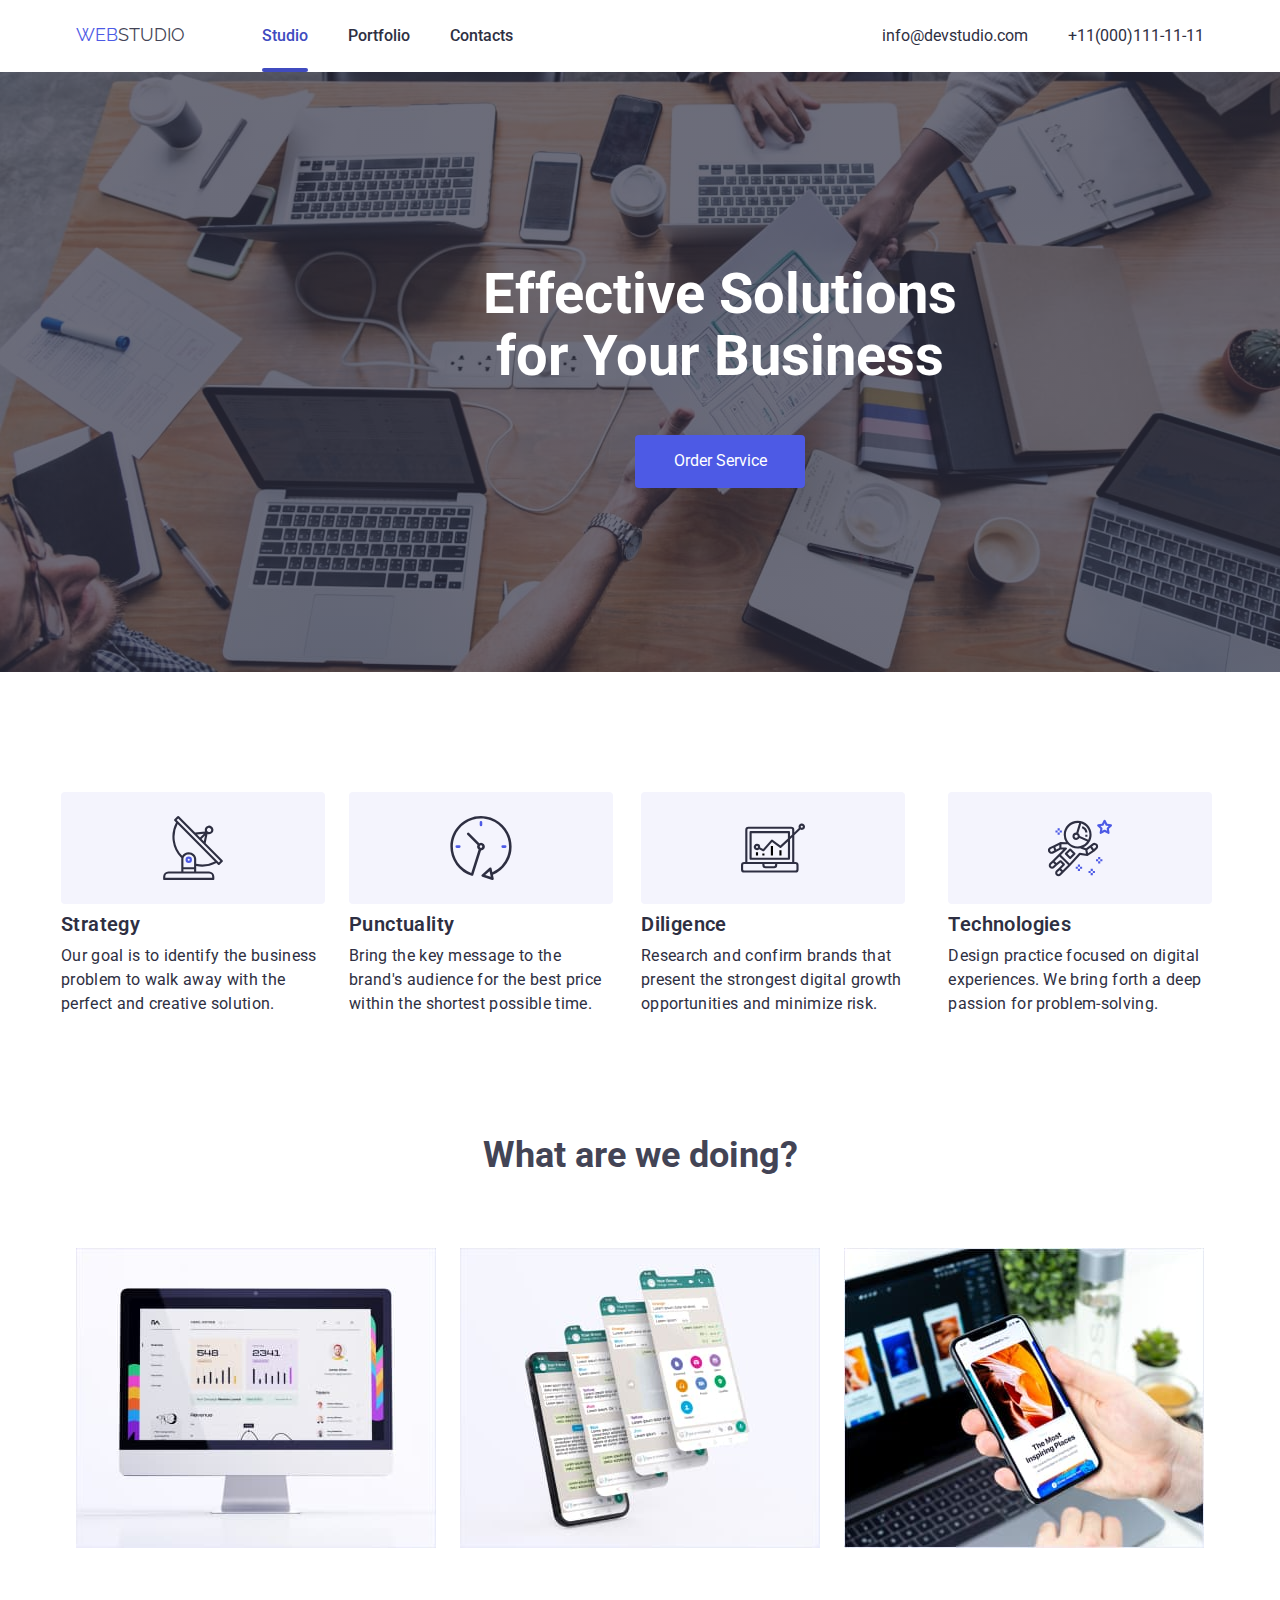
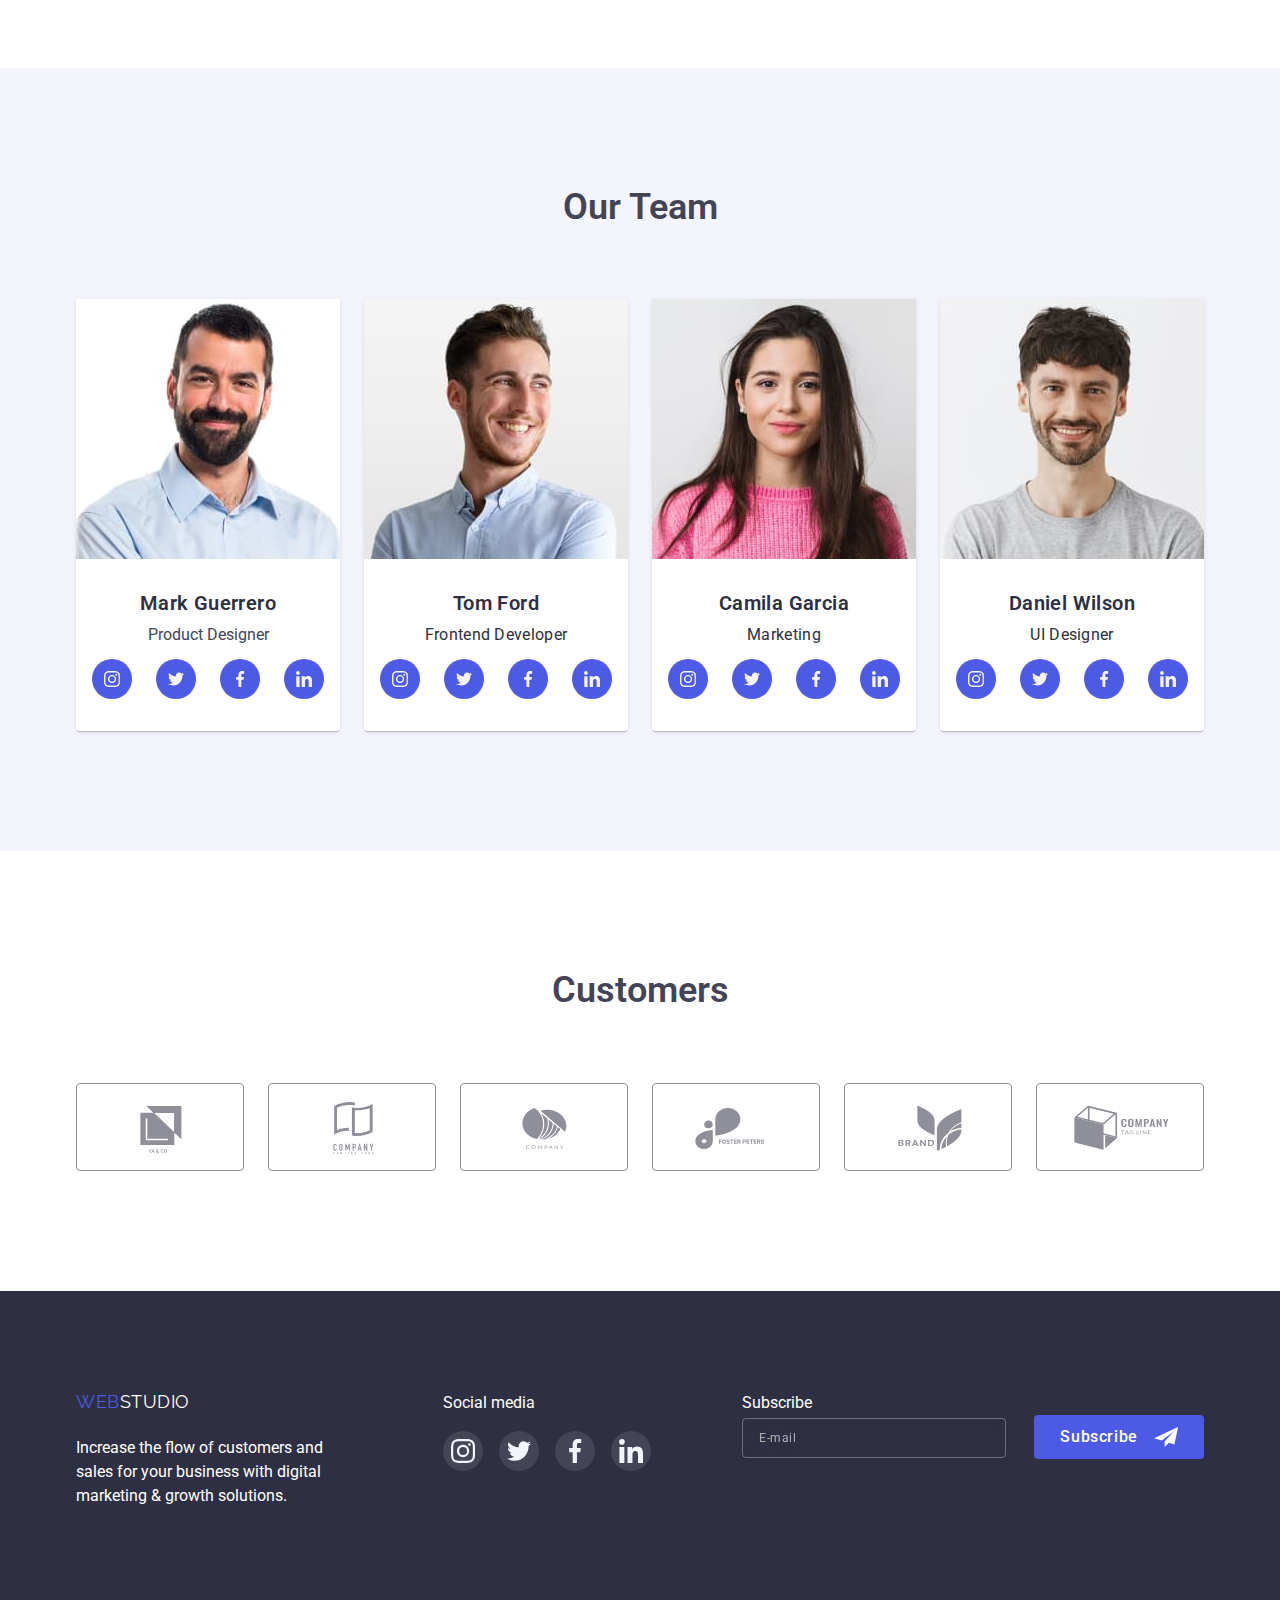
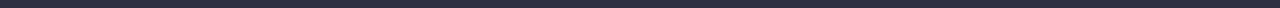
<file: index.html>
<!DOCTYPE html>
<html lang="en">

<head>
    <meta charset="UTF-8">
    <meta http-equiv="X-UA-Compatible" content="IE=edge">
    <meta name="viewport" content="width=device-width, initial-scale=1.0">
    <link rel="preconnect" href="https://fonts.googleapis.com">
    <link rel="preconnect" href="https://fonts.gstatic.com" crossorigin>
    <link
        href="https://fonts.googleapis.com/css2?family=Raleway:wght@800&family=Roboto:wght@400;500;700;900&display=swap"
        rel="stylesheet">
    <link rel="stylesheet"
        href="https://cdnjs.cloudflare.com/ajax/libs/modern-normalize/1.1.0/modern-normalize.min.css" />
    <link rel="stylesheet" href="./css/styles.css">
    <title>Cтудія</title>
</head>

<body>
    <!-- header -->

    <header class="top-line">

        <!-- webstudio -->
        <div class="container header_container">

            <a class="link logo" href="./index.html"><span class="web">WEB</span><span class="studio">STUDIO</span></a>

            <!-- navigation -->

            <nav class="navinline">

                <ul class="navigation-list list">
                    <li class="nav-list-item">
                        <a class="link nav-link active" href="./index.html"><span class="nav-item">Studio</span></a>
                    </li>
                    <li class="nav-list-item">
                        <a class="link nav-link" href="./porfolio.html"><span class="nav-item">Portfolio</span></a>
                    </li>
                    <li class="nav-list-item">
                        <a class="link nav-link" href="/"><span class="nav-item">Contacts</span></a>
                    </li>
                </ul>
            </nav>

            <!-- adress -->

            <ul class="list adress-list">
                <li class="adress-list-item">
                    <a class="link adress-link" href="mailto:info@devstudio.com"><span
                            class="e-mail">info@devstudio.com</span></a>
                </li>
                <li class="adress-list-item">
                    <a class="link adress-link" href="tel:+11(000)1111111"><span
                            class="tel">+11(000)111-11-11</span></a>
                </li>

            </ul>

        </div>


    </header>

    <main>

        <!-- hero -->

        <section class="studio-hero overlay">
            <div class="container">
                <h1 class="studio-hero-header">
                    Effective Solutions <br> for Your Business
                </h1>
                <button data-modal-open type="button" class="button-order-service">
                    Order Service
                </button>
            </div>

            <div data-modal class="backdrop is-hidden">
                <div class="modal">
                    <button data-modal-close type="button" class="modal-button-closer">
                        <svg class="cross">
                            <use href="./img/upd_symbol.svg#icon_cross"></use>
                        </svg>
                    </button>

                    <form class="form">
                        <b class="modal-header">Leave your contact and we will call you back</b>
                        <div class="field_group">
                            <div class="form_field">
                                <label for="name" class="form_label">Name</label>
                                <div class="input-field">
                                    <input type="text" id="name" name="User_name" class="form_input">
                                    <svg class="icon_person">
                                        <use href="./img/svgomg icons/upd_symbol.svg#icon_person"></use>
                                    </svg>
                                </div>
                            </div>
                            <div class="form_field">
                                <label for="tel" class="form_label">Phone</label>
                                <div class="input-field">
                                    <input type="tel" id="tel" name="User_phone" class="form_input">
                                    <svg class="icon_tel">
                                        <use href="./img/svgomg icons/upd_symbol.svg#icon_tel"></use>
                                    </svg>
                                </div>
                            </div>
                            <div class="form_field">
                                <label for="email" class="form_label">Email</label>
                                <div class="input-field">
                                    <input type="email" id="email" name="User_email" class="form_input">
                                    <svg class="icon_mail">
                                        <use href="./img/svgomg icons/upd_symbol.svg#icon_mail"></use>
                                    </svg>
                                </div>
                            </div>
                            <div class="form_field">
                                <label for="textarea" class="form_label">Comment</label>
                                <textarea name="Comment" id="textarea" placeholder="Input text"
                                    class="form_comment"></textarea>
                            </div>
                            <div class="form_field_check">
                                <input type="checkbox" name="agreement" value="" id="agreement" class="check__input">
                                <span class="check__box"></span>
                                <label for="agreement" class="policy_label">I accept
                                    the terms and conditions of the <a href="#">Privacy Policy</a></label>
                            </div>
                        </div>
                        <button type="submit" class="send__btn">Send</button>
                    </form>
                </div>

            </div>
        </section>


        <!-- features -->
        <section class="section-features">
            <div class="container">

                <h2 class="invisible-header">features
                </h2>
                <ul class="list feature-list">

                    <li class="feature-list-item">
                        <div class="feature-img">
                            <svg class="icon-feature">
                                <use href="./img/symbol_svg.svg#icon_antenna"></use>
                            </svg>
                        </div>
                        <h3 class="list-header">Strategy</h3>
                        <p class="list-text">Our goal is to identify the business
                            problem to walk away with the perfect and creative solution. </p>
                    </li>
                    <li class="feature-list-item icon-clock">
                        <div class="feature-img">
                            <svg class="icon-feature">
                                <use href="./img/symbol_svg.svg#icon_clock"></use>
                            </svg>
                        </div>
                        <h3 class="list-header">Punctuality</h3>
                        <p class="list-text">Bring the key message to the brand's audience for the best price within the
                            shortest possible
                            time.</p>
                    </li>
                    <li class="feature-list-item icon-diagram">
                        <div class="feature-img">
                            <svg class="icon-feature">
                                <use href="./img/symbol_svg.svg#icon_diagram"></use>
                            </svg>
                        </div>
                        <h3 class="list-header">Diligence</h3>
                        <p class="list-text">Research and confirm brands that present the strongest digital growth
                            opportunities and minimize
                            risk.</p>
                    </li>
                    <li class="feature-list-item icon-astronaut">
                        <div class="feature-img">
                            <svg class="icon-feature">
                                <use href="./img/symbol_svg.svg#icon_astronaut"></use>
                            </svg>
                        </div>
                        <h3 class="list-header">Technologies</h3>
                        <p class="list-text">Design practice focused on digital experiences. We bring forth a deep
                            passion
                            for
                            problem-solving.</p>
                    </li>
                </ul>
            </div>

        </section>

        <section class="section-what">
            <div class="container">
                <h3 class="what-text">What are we doing?</h3>
                <ul class="list what-list">
                    <li class="what-list-item">
                        <img src="./img/image_1.jpg" alt="PC app" width="360">
                    </li>
                    <li class="what-list-item">
                        <img src="./img/image_2.jpg" alt="Mobile app" width="360">
                    </li>
                    <li class="what-list-item">
                        <img src="./img/image_3.jpg" alt="Crossplatform app" width="360">
                    </li>
                </ul>
            </div>

        </section>

        <section class="our-team">
            <div class="container">
                <h2 class="our-team-text">Our Team</h2>
                <ul class="list team-list">
                    <li class="team-member">
                        <img src="./img/Mark_photo.jpg" alt="Photo of Mark Guerrero" width="264">
                        <div class="team-content">
                            <h3 class="list-header">Mark Guerrero</h3>
                            <p class="list-item">Product Designer</p>

                            <ul class="list team-sm-list">
                                <li class="team-sm-list-item"><a href="#" class="team-sm-link"><svg
                                            class="team-link-icon">
                                            <use href="./img/symbol_svg.svg#icon_instagram"></use>
                                        </svg></a>
                                </li>
                                <li class="team-sm-list-item"><a href="#" class="team-sm-link"><svg
                                            class="team-link-icon">
                                            <use href="./img/symbol_svg.svg#icon_twitter"></use>
                                        </svg></a>
                                </li>
                                <li class="team-sm-list-item"><a href="#" class="team-sm-link"><svg
                                            class="team-link-icon">
                                            <use href="./img/symbol_svg.svg#icon_facebook"></use>
                                        </svg></a>
                                </li>
                                <li class="team-sm-list-item"><a href="#" class="team-sm-link"><svg
                                            class="team-link-icon">
                                            <use href="./img/symbol_svg.svg#icon_linkedin"></use>
                                        </svg></a>
                                </li>
                            </ul>

                        </div>
                    </li>
                    <li class="team-member">
                        <img src="./img/Tom_photo.jpg" alt="Photo of Tom Ford" width="264">
                        <div class="team-content">
                            <h3 class="list-header">Tom Ford</h3>
                            <p class="list-text">Frontend Developer</p>
                            <ul class="list team-sm-list">
                                <li class="team-sm-list-item"><a href="#" class="team-sm-link"><svg
                                            class="team-link-icon">
                                            <use href="./img/symbol_svg.svg#icon_instagram"></use>
                                        </svg></a>
                                </li>
                                <li class="team-sm-list-item"><a href="#" class="team-sm-link"><svg
                                            class="team-link-icon">
                                            <use href="./img/symbol_svg.svg#icon_twitter"></use>
                                        </svg></a>
                                </li>
                                <li class="team-sm-list-item"><a href="#" class="team-sm-link"><svg
                                            class="team-link-icon">
                                            <use href="./img/symbol_svg.svg#icon_facebook"></use>
                                        </svg></a>
                                </li>
                                <li class="team-sm-list-item"><a href="#" class="team-sm-link"><svg
                                            class="team-link-icon">
                                            <use href="./img/symbol_svg.svg#icon_linkedin"></use>
                                        </svg></a>
                                </li>
                        </div>
                    </li>
                    <li class="team-member">
                        <img src="./img/Camilia_photo.jpg" alt="Photo of Camila Garcia" width="264">
                        <div class="team-content">
                            <h3 class="list-header">Camila Garcia</h3>
                            <p class="list-text">Marketing</p>
                            <ul class="list team-sm-list">
                                <li class="team-sm-list-item"><a href="#" class="team-sm-link"><svg
                                            class="team-link-icon">
                                            <use href="./img/symbol_svg.svg#icon_instagram"></use>
                                        </svg></a>
                                </li>
                                <li class="team-sm-list-item"><a href="#" class="team-sm-link"><svg
                                            class="team-link-icon">
                                            <use href="./img/symbol_svg.svg#icon_twitter"></use>
                                        </svg></a>
                                </li>
                                <li class="team-sm-list-item"><a href="#" class="team-sm-link"><svg
                                            class="team-link-icon">
                                            <use href="./img/symbol_svg.svg#icon_facebook"></use>
                                        </svg></a>
                                </li>
                                <li class="team-sm-list-item"><a href="#" class="team-sm-link"><svg
                                            class="team-link-icon">
                                            <use href="./img/symbol_svg.svg#icon_linkedin"></use>
                                        </svg></a>
                                </li>
                        </div>
                    </li>
                    <li class="team-member">
                        <img src="./img/Daniel_photo.jpg" alt="Photo of Daniel Wilson" width="264">
                        <div class="team-content">
                            <h3 class="list-header">Daniel Wilson</h3>
                            <p class="list-text">UI Designer</p>
                            <ul class="list team-sm-list">
                                <li class="team-sm-list-item"><a href="#" class="team-sm-link"><svg
                                            class="team-link-icon">
                                            <use href="./img/symbol_svg.svg#icon_instagram"></use>
                                        </svg></a>
                                </li>
                                <li class="team-sm-list-item"><a href="#" class="team-sm-link"><svg
                                            class="team-link-icon">
                                            <use href="./img/symbol_svg.svg#icon_twitter"></use>
                                        </svg></a>
                                </li>
                                <li class="team-sm-list-item"><a href="#" class="team-sm-link"><svg
                                            class="team-link-icon">
                                            <use href="./img/symbol_svg.svg#icon_facebook"></use>
                                        </svg></a>
                                </li>
                                <li class="team-sm-list-item"><a href="#" class="team-sm-link"><svg
                                            class="team-link-icon">
                                            <use href="./img/symbol_svg.svg#icon_linkedin"></use>
                                        </svg></a>
                                </li>
                        </div>
                    </li>
                </ul>
            </div>
        </section>
        <!-- Customers -->
        <section class="customers">
            <div class="container">
                <h2 class="customers-title">Customers</h2>
                <ul class="list customers-list">
                    <li class="customers-item">
                        <a href="#" class="link customers_link">
                            <svg class="cth">
                                <use href="./img/upd_symbol.svg#icon_company_1">
                                </use>
                            </svg>
                        </a>
                    </li>
                    <li class="customers-item"><a href="#" class="link customers_link">
                            <svg class="cth">
                                <use href="./img/symbol_svg.svg#icon_company_2"></use>
                            </svg>
                        </a></li>
                    <li class="customers-item"><a href="#" class="link customers_link">
                            <svg class="cth">
                                <use href="./img/symbol_svg.svg#icon_company_3"></use>
                            </svg>
                        </a></li>
                    <li class="customers-item"><a href="#" class="link customers_link">
                            <svg class="cth">
                                <use href="./img/symbol_svg.svg#icon_company_4"></use>
                            </svg>
                        </a></li>
                    <li class="customers-item"><a href="#" class="link customers_link">
                            <svg class="cth">
                                <use href="./img/symbol_svg.svg#icon_company_5"></use>
                            </svg>
                        </a></li>
                    <li class="customers-item"><a href="#" class="link customers_link">
                            <svg class="cth">
                                <use href="./img/symbol_svg.svg#icon_company_6 "></use>
                            </svg>
                        </a></li>
                </ul>
            </div>
        </section>

    </main>

    <footer class="logo-link-footer">
        <section class="footer-info container">
            <div class=" footer-content">
                <a class="link logo logo-footer" href="./index.html"><span class="web">WEB</span><span
                        class="studiofooter">STUDIO</span></a>
                <p class="footer-paragraph">Increase the flow of customers and <br> sales for your business with digital
                    <br> marketing & growth solutions.
                </p>
            </div>
            <div class="footer-social-media">
                <p class="footer-list-title">Social media</p>
                <ul class="list footer-sm-list">
                    <li class="list footer-sm-item"><a href="#" class="footer-sm-link link">
                            <svg class="icon-footer">
                                <use href="./img/symbol_svg.svg#icon_instagram"></use>
                            </svg>
                        </a></li>
                    <li class="list footer-sm-item"><a href="#" class="footer-sm-link link"><svg class="icon-footer">
                                <use href="./img/symbol_svg.svg#icon_twitter"></use>
                            </svg></a></li>
                    <li class="list footer-sm-item"><a href="#" class="footer-sm-link link"><svg class="icon-footer">
                                <use href="./img/symbol_svg.svg#icon_facebook"></use>
                            </svg></a></li>
                    <li class="list footer-sm-item"><a href="#" class="footer-sm-link link"><svg class="icon-footer">
                                <use href="./img/symbol_svg.svg#icon_linkedin"></use>
                            </svg></a></li>
                </ul>
            </div>
            <div class="box-subscribe">
                <p class="footer-header">Subscribe</p>
                <form>
                    <input class="input-email" type="email" name="subscribe" placeholder="E-mail" />
                    <button class="button-subscribe" type="submit">Subscribe
                        <svg class="subscribe-icon">
                            <use href="./img/symbol-upd-2.svg#icon_send"></use>
                        </svg>
                    </button>
                </form>
            </div>
        </section>



    </footer>

    <script src="./js/modal.js"></script>

</body>

</html>
</file>
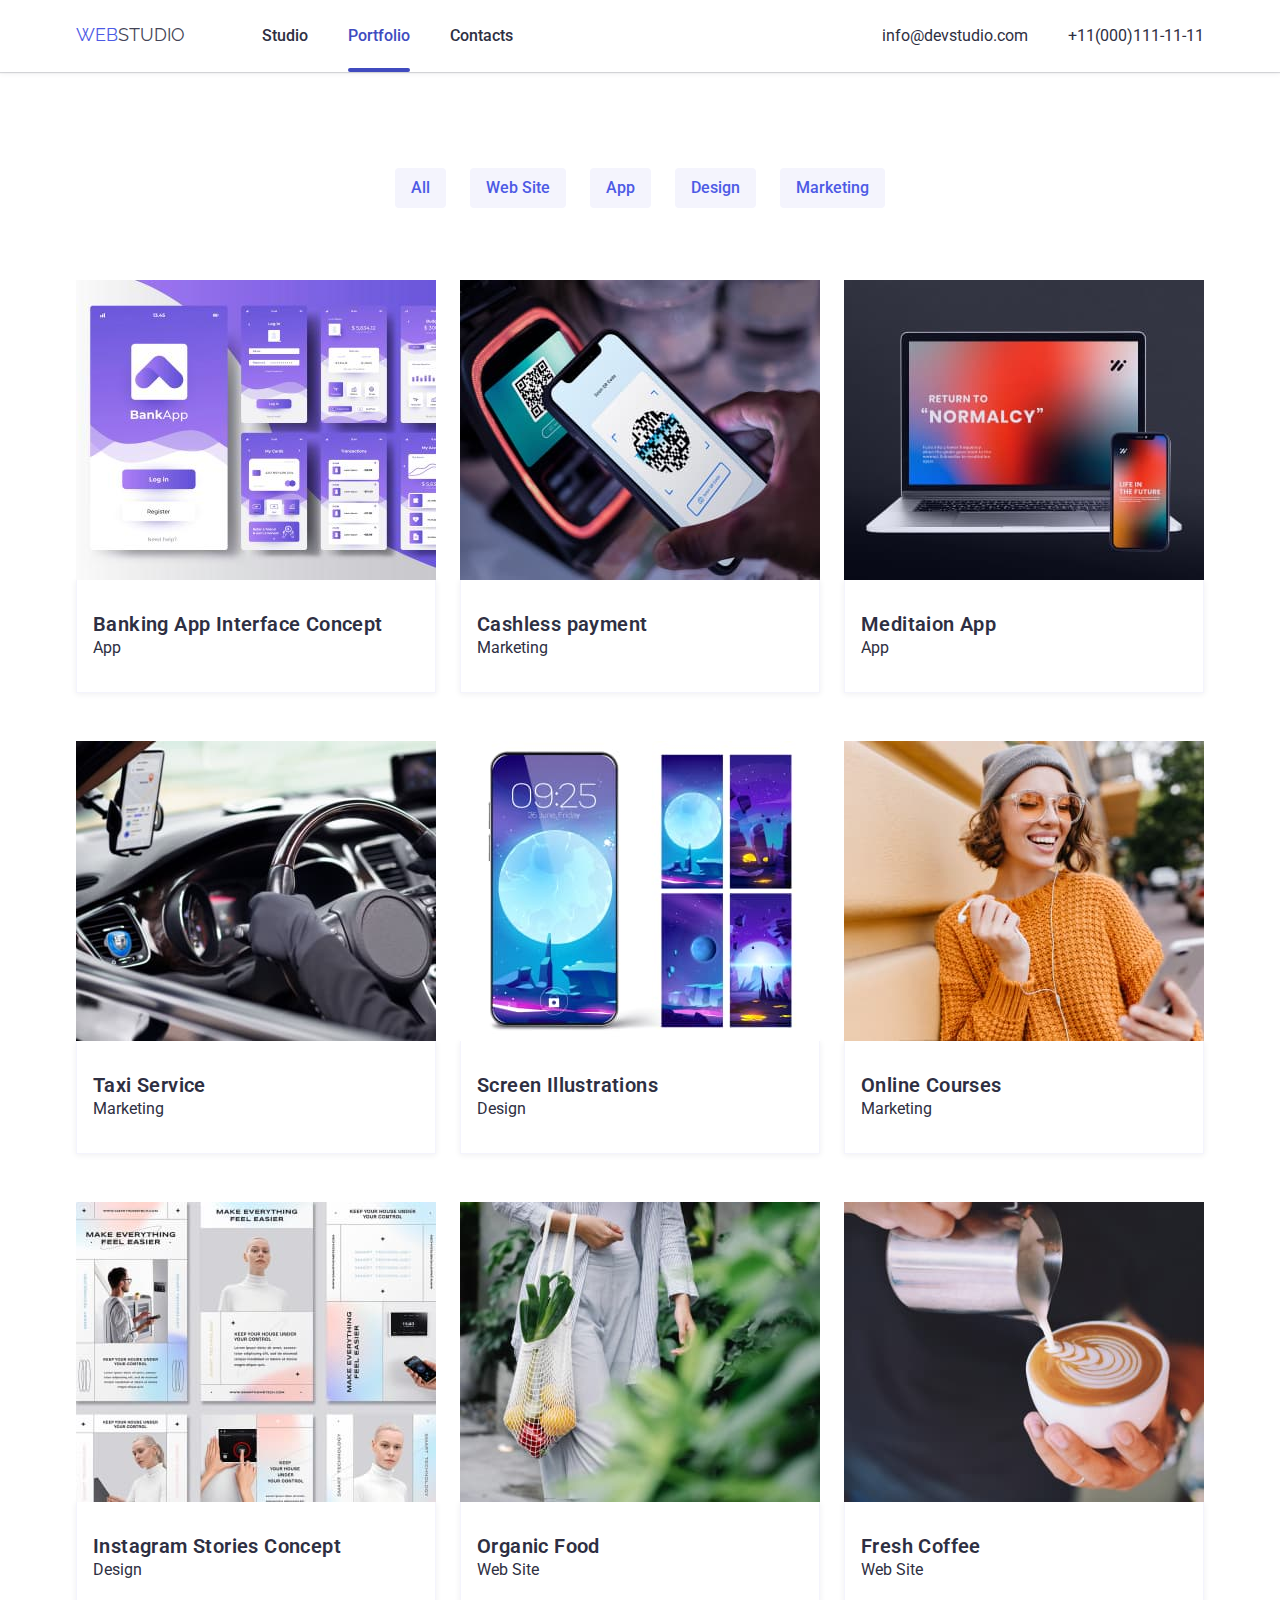
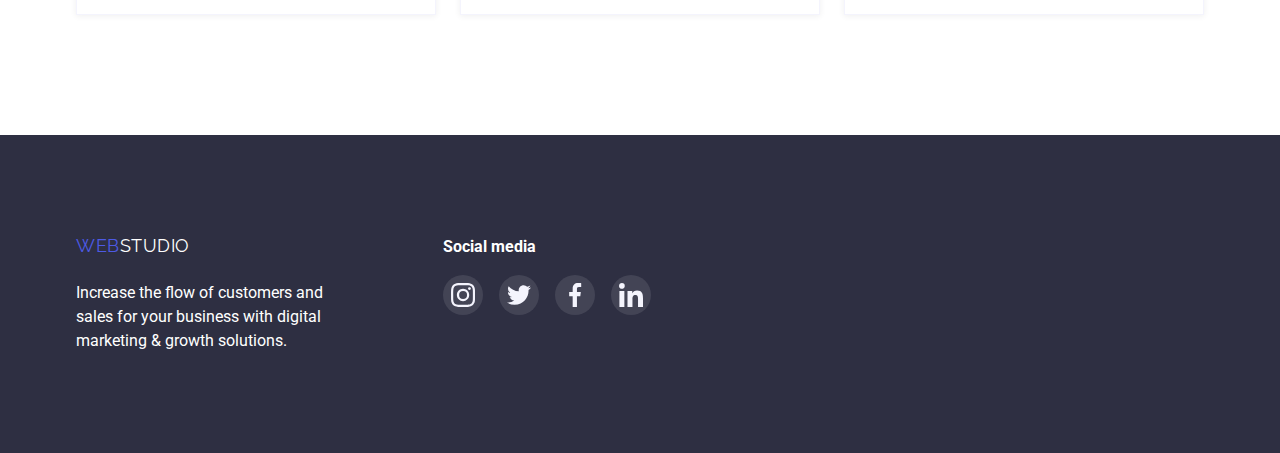
<file: porfolio.html>
<!DOCTYPE html>
<html lang="en">



<head>
    <meta charset="UTF-8">
    <meta http-equiv="X-UA-Compatible" content="IE=edge">
    <meta name="viewport" content="width=device-width, initial-scale=1.0">
    <link rel="preconnect" href="https://fonts.googleapis.com">
    <link rel="preconnect" href="https://fonts.gstatic.com" crossorigin>
    <link
        href="https://fonts.googleapis.com/css2?family=Raleway:wght@800&family=Roboto:wght@400;500;700;900&display=swap"
        rel="stylesheet">
    <link rel="stylesheet"
        href="https://cdnjs.cloudflare.com/ajax/libs/modern-normalize/1.1.0/modern-normalize.min.css" />
    <link rel="stylesheet" href="./css/styles.css">

    <title>Портфоліо</title>
</head>



<body>


    <header class="top-line-portfolio">

        <!-- webstudio -->
        <div class="container header_container">

            <a class="link logo" href="./index.html"><span class="web">WEB</span><span class="studio">STUDIO</span></a>

            <!-- navigation -->

            <nav class="navinline">

                <ul class="navigation-list list">
                    <li class="nav-list-item">
                        <a class="link nav-link" href="./index.html"><span class="nav-item">Studio</span></a>
                    </li>
                    <li class="nav-list-item">
                        <a class="link nav-link active" href="./porfolio.html"><span class="nav-item">Portfolio</span></a>
                    </li>
                    <li class="nav-list-item">
                        <a class="link nav-link" href="/"><span class="nav-item">Contacts</span></a>
                    </li>
                </ul>
            </nav>

            <!-- adress -->

            <ul class="list adress-list">
                <li class="adress-list-item">
                    <a class="link adress-link" href="mailto:info@devstudio.com"><span
                            class="e-mail">info@devstudio.com</span></a>
                </li>
                <li class="adress-list-item">
                    <a class="link adress-link" href="tel:+11(000)1111111"><span
                            class="tel">+11(000)111-11-11</span></a>
                </li>

            </ul>

        </div>


    </header>



    <main>


        <section class="portfolio">
            <div class="container">





                <h1 class="invisible-head-one">Portfolio</h1>
                <!--invisibility by alphachannel? -->

                <ul class="list button-list">

                    <li class="button-item">
                        <button type="button" class="nav-button-all portfolio-button">All</button>
                    </li>
                    <li class="button-item">
                        <button type="button" class="nav-button-web portfolio-button">Web Site</button>
                    </li>
                    <li class="button-item">
                        <button type="button" class="nav-button-app portfolio-button">App</button>
                    </li>
                    <li class="button-item">
                        <button type="button" class="nav-button-design portfolio-button">Design</button>
                    </li>
                    <li class="button-item">
                        <button type="button" class="nav-button-marketing portfolio-button">Marketing</button>
                    </li>
                </ul>




                <ul class="list products-list">

                    <li class="product-list-item">

                        <a class="product-link link" href="#">
                            <div class="card_overlay">
                                <img src="./img/bankingappinterface.jpg" alt="image of different " width="360">

                                <p class="card_overlay_text">Lorem ipsum dolor sit amet, consectetur adipisicing elit.
                                    Iste alias modi asperiores, natus dicta aliquam quasi doloremque temporibus
                                    voluptates, ullam dolorem quas? Obcaecati ipsam impedit praesentium culpa quos!
                                    Laboriosam, aut?</p>
                            </div>
                            <div class="product-content">
                                <h2 class="product-name">Banking App Interface Concept</h2>
                                <p class="product-type">App</p>
                            </div>
                        </a>
                    </li>
                    <li class="product-list-item">
                        <a class="product-link link" href="#">
                            <div class="card_overlay">
                                <img src="./img/cashlesspayment.jpg" alt="cashless payment info" width="360">
                                <p class="card_overlay_text">Lorem ipsum dolor sit amet, consectetur adipisicing elit.
                                    Iste alias modi asperiores, natus dicta aliquam quasi doloremque temporibus
                                    voluptates, ullam dolorem quas? Obcaecati ipsam impedit praesentium culpa quos!
                                    Laboriosam, aut?</p>
                            </div>
                            <div class="product-content">
                                <h2 class="product-name">Cashless payment</h2>
                                <p class="product-type">Marketing</p>
                            </div>
                        </a>
                    </li>
                    <li class="product-list-item">
                        <a class="product-link link" href="#">
                            <div class="card_overlay">
                                <img src="./img/meditaionapp.jpg" alt="image of a laptop with a working app"
                                    width="360">
                                <p class="card_overlay_text">Lorem ipsum dolor sit amet, consectetur adipisicing elit.
                                    Iste alias modi asperiores, natus dicta aliquam quasi doloremque temporibus
                                    voluptates, ullam dolorem quas? Obcaecati ipsam impedit praesentium culpa quos!
                                    Laboriosam, aut?</p>
                            </div>
                            <div class="product-content">
                                <h2 class="product-name">Meditaion App</h2>
                                <p class="product-type">App</p>
                            </div>
                        </a>
                    </li>
                    <li class="product-list-item">
                        <a class="product-link link" href="#">
                            <div class="card_overlay">
                                <img src="./img/taxiservice.jpg" alt="image of a driver holdin steering wheel"
                                    width="360">
                                <p class="card_overlay_text">Lorem ipsum dolor sit amet, consectetur adipisicing elit.
                                    Iste alias modi asperiores, natus dicta aliquam quasi doloremque temporibus
                                    voluptates, ullam dolorem quas? Obcaecati ipsam impedit praesentium culpa quos!
                                    Laboriosam, aut?</p>
                            </div>
                            <div class="product-content">
                                <h2 class="product-name">Taxi Service</h2>
                                <p class="product-type">Marketing</p>
                            </div>
                        </a>
                    </li>
                    <li class="product-list-item">
                        <a class="product-link link" href="#">
                            <div class="card_overlay">
                                <img src="./img/screenillustrations.jpg"
                                    alt="image of a phone with different wallpapers" width="360">
                                <p class="card_overlay_text">Lorem ipsum dolor sit amet, consectetur adipisicing elit.
                                    Iste alias modi asperiores, natus dicta aliquam quasi doloremque temporibus
                                    voluptates, ullam dolorem quas? Obcaecati ipsam impedit praesentium culpa quos!
                                    Laboriosam, aut?</p>
                            </div>
                            <div class="product-content">
                                <h2 class="product-name">Screen Illustrations</h2>
                                <p class="product-type">Design</p>
                            </div>
                        </a>
                    </li>
                    <li class="product-list-item">
                        <a class="product-link link" href="#">
                            <div class="card_overlay">
                                <img src="./img/onlinecourses.jpg" alt="Happy smiling girl looking on a phone screen"
                                    width="360">
                                <p class="card_overlay_text">Lorem ipsum dolor sit amet, consectetur adipisicing elit.
                                    Iste alias modi asperiores, natus dicta aliquam quasi doloremque temporibus
                                    voluptates, ullam dolorem quas? Obcaecati ipsam impedit praesentium culpa quos!
                                    Laboriosam, aut?</p>
                            </div>
                            <div class="product-content">
                                <h2 class="product-name">Online Courses</h2>
                                <p class="product-type">Marketing</p>
                            </div>
                        </a>
                    </li>
                    <li class="product-list-item">
                        <a class="product-link link" href="#">
                            <div class="card_overlay">
                                <img src="./img/instagramstoriesconcept.jpg"
                                    alt="images of different designes of the same page/content" width="360">
                                <p class="card_overlay_text">Lorem ipsum dolor sit amet, consectetur adipisicing elit.
                                    Iste alias modi asperiores, natus dicta aliquam quasi doloremque temporibus
                                    voluptates, ullam dolorem quas? Obcaecati ipsam impedit praesentium culpa quos!
                                    Laboriosam, aut?</p>
                            </div>
                            <div class="product-content">
                                <h2 class="product-name">Instagram Stories Concept</h2>
                                <p class="product-type">Design</p>
                            </div>
                        </a>

                    </li>
                    <li class="product-list-item">
                        <a class="product-link link" href="#">
                            <div class="card_overlay">
                                <img src="./img/organicfood.jpg" alt="image of woman holding vegitables in a string bag"
                                    width="360">
                                <p class="card_overlay_text">Lorem ipsum dolor sit amet, consectetur adipisicing elit.
                                    Iste alias modi asperiores, natus dicta aliquam quasi doloremque temporibus
                                    voluptates, ullam dolorem quas? Obcaecati ipsam impedit praesentium culpa quos!
                                    Laboriosam, aut?</p>
                            </div>
                            <div class="product-content">
                                <h2 class="product-name">Organic Food</h2>
                                <p class="product-type">Web Site</p>
                            </div>
                        </a>
                    </li>
                    <li class="product-list-item">
                        <a class="product-link link" href="#">
                            <div class="card_overlay">
                                <img src="./img/freshcoffee.jpg" alt="image of a cup of latte in a hand of barista"
                                    width="360">
                                <p class="card_overlay_text">Lorem ipsum dolor sit amet, consectetur adipisicing elit.
                                    Iste alias modi asperiores, natus dicta aliquam quasi doloremque temporibus
                                    voluptates, ullam dolorem quas? Obcaecati ipsam impedit praesentium culpa quos!
                                    Laboriosam, aut?</p>
                            </div>
                            <div class="product-content">
                                <h2 class="product-name">Fresh Coffee</h2>
                                <p class="product-type">Web Site</p>
                            </div>
                        </a>
                    </li>
                </ul>
            </div>


        </section>

    </main>



    <footer class="logo-link-footer">
        <section class="footer-info container">
            <div class=" footer-content">
                <a class="link logo logo-footer" href="./index.html"><span class="web">WEB</span><span
                        class="studiofooter">STUDIO</span></a>
                <p class="footer-paragraph">Increase the flow of customers and <br> sales for your business with digital
                    <br> marketing & growth solutions.
                </p>
            </div>
            <div class="footer-social-media">
                <h3 class="footer-list-title">Social media</h3>
                <ul class="list footer-sm-list">
                    <li class="list footer-sm-item"><a href="#" class="footer-sm-link link">
                            <svg class="icon-footer">
                                <use href="./img/symbol_svg.svg#icon_instagram"></use>
                            </svg>
                        </a></li>
                    <li class="list footer-sm-item"><a href="#" class="footer-sm-link link"><svg class="icon-footer">
                                <use href="./img/symbol_svg.svg#icon_twitter"></use>
                            </svg></a></li>
                    <li class="list footer-sm-item"><a href="#" class="footer-sm-link link"><svg class="icon-footer">
                                <use href="./img/symbol_svg.svg#icon_facebook"></use>
                            </svg></a></li>
                    <li class="list footer-sm-item"><a href="#" class="footer-sm-link link"><svg class="icon-footer">
                                <use href="./img/symbol_svg.svg#icon_linkedin"></use>
                            </svg></a></li>
                </ul>
            </div>
        </section>



    </footer>

</body>

</html>
</file>
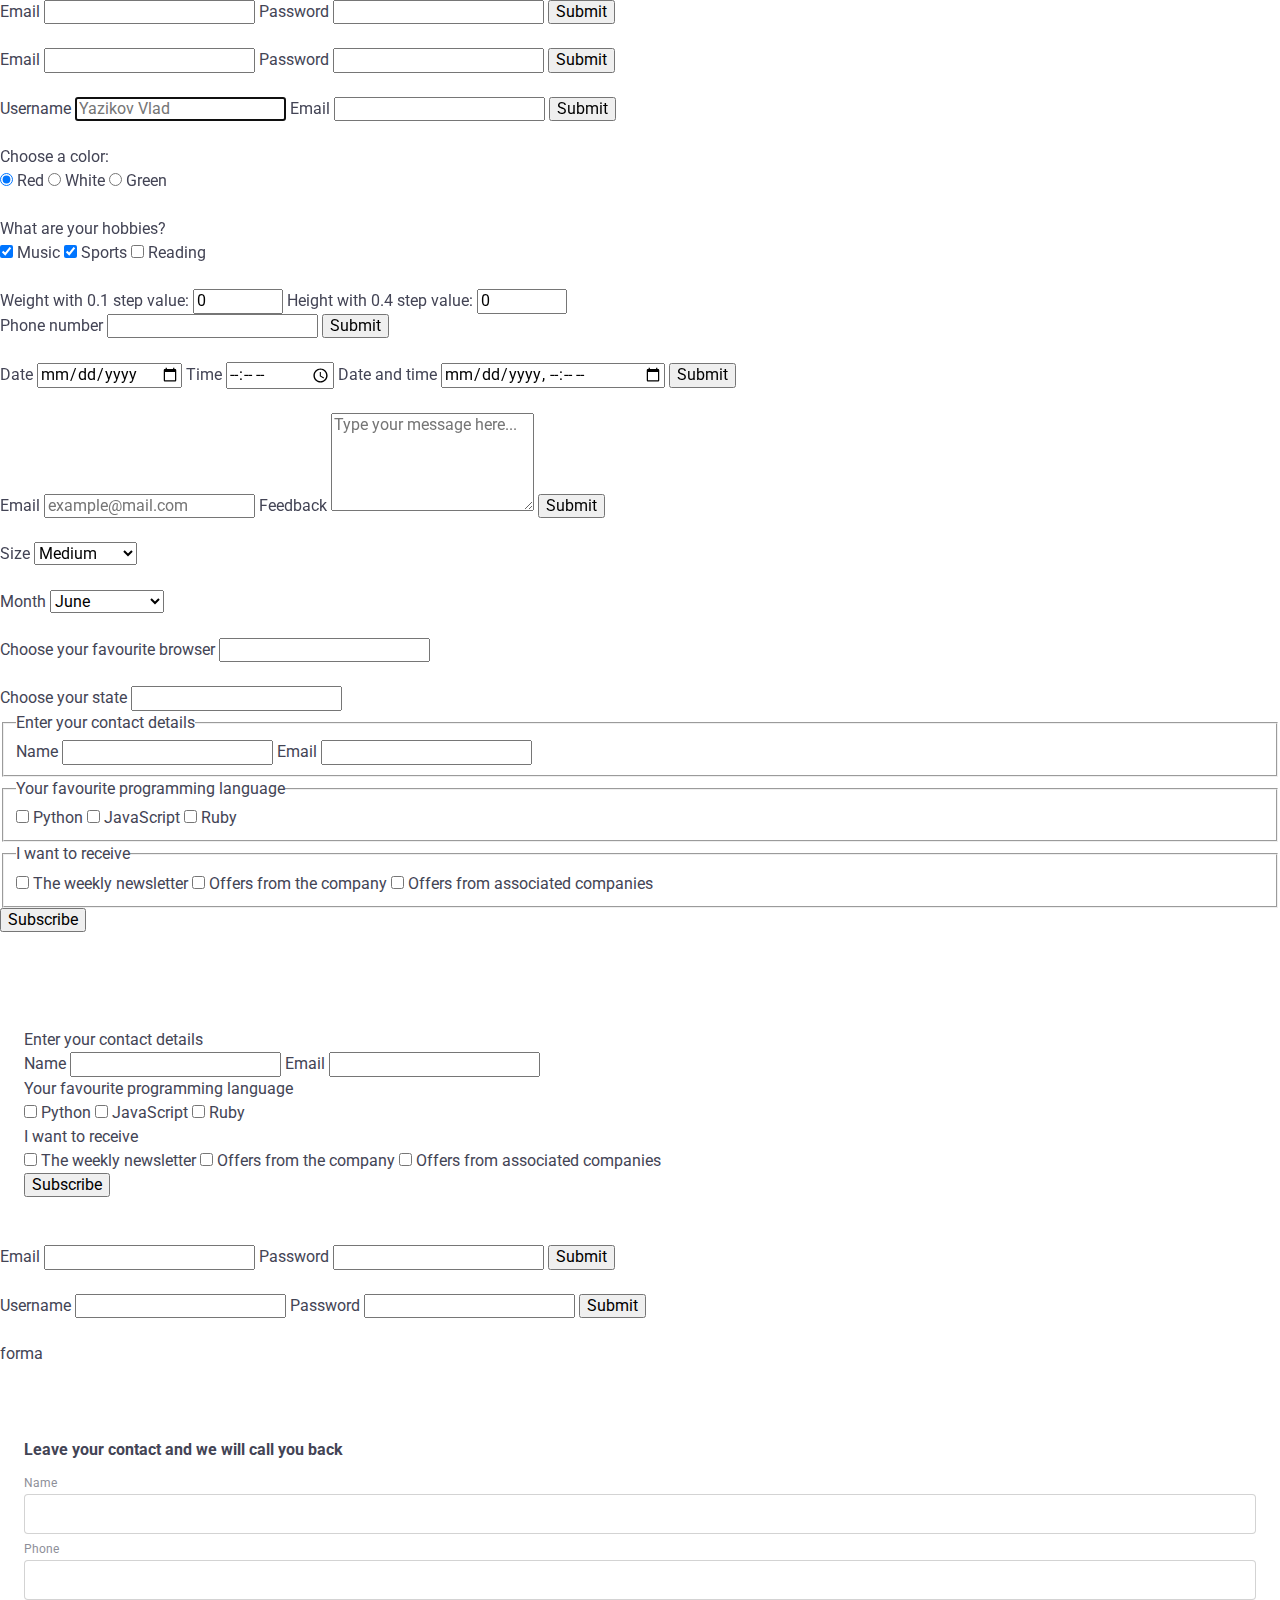
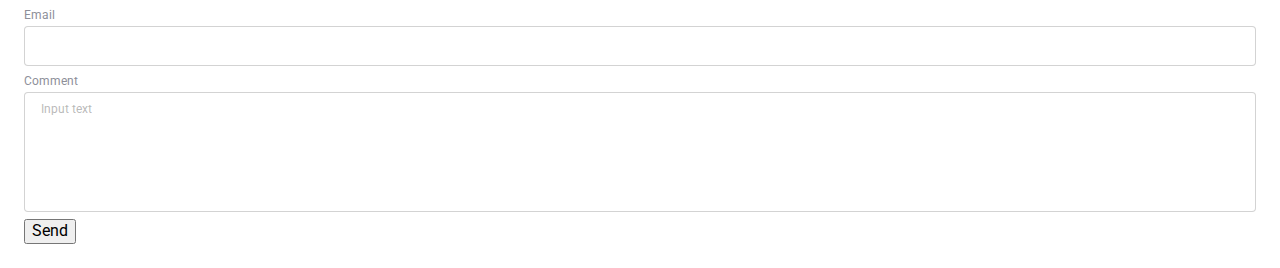
<file: test.html>
<!DOCTYPE html>
<html lang="en">



<head>
    <meta charset="UTF-8">
    <meta http-equiv="X-UA-Compatible" content="IE=edge">
    <meta name="viewport" content="width=device-width, initial-scale=1.0">
    <link rel="preconnect" href="https://fonts.googleapis.com">
    <link rel="preconnect" href="https://fonts.gstatic.com" crossorigin>
    <link
        href="https://fonts.googleapis.com/css2?family=Raleway:wght@800&family=Roboto:wght@400;500;700;900&display=swap"
        rel="stylesheet">
    <link rel="stylesheet"
        href="https://cdnjs.cloudflare.com/ajax/libs/modern-normalize/1.1.0/modern-normalize.min.css" />
    <link rel="stylesheet" href="./css/styles.css">

    <title>test</title>
</head>

<body>

</body>

</html>
<!-- in label -->
<form>
    <label>
        Email
        <input type="email" name="email" />
    </label>

    <label>
        Password
        <input type="password" name="password" />
    </label>

    <button type="submit">Submit</button>
</form>
<!-- not in label -->
<br>
<form>
    <label for="user_email">Email</label>
    <input type="email" name="email" id="user_email" />

    <label for="user_password">Password</label>
    <input type="password" name="password" id="user_password" />

    <button type="submit">Submit</button>
</form>
<!-- autofocus -->
<br>
<form>
    <label>
        Username
        <input type="text" name="username" autofocus placeholder="Yazikov Vlad" />
    </label>
    <label>
        Email
        <input type="email" name="email" />
    </label>
    <button type="submit">Submit</button>
</form>
<!-- radio-button -->
<br>
<form>
    <p>Choose a color:</p>
    <label>
        <input type="radio" name="color" value="red" checked />
        Red
    </label>
    <label>
        <input type="radio" name="color" value="white" />
        White
    </label>
    <label>
        <input type="radio" name="color" value="green" />
        Green
    </label>
</form>
<!-- checkbox -->
<br>
<form>
    <p>What are your hobbies?</p>
    <label>
        <input type="checkbox" name="hobby" value="music" checked />
        Music
    </label>
    <label>
        <input type="checkbox" name="hobby" value="sports" checked />
        Sports
    </label>
    <label>
        <input type="checkbox" name="hobby" value="reading" />
        Reading
    </label>
</form>
<!-- numbers & steps -->
<br>
<label>
    Weight with 0.1 step value:
    <input type="number" name="weight" min="0" max="150" step="0.1" value="0" />
</label>

<label>
    Height with 0.4 step value:
    <input type="number" name="height" min="0" max="200" step="0.4" value="0" />
</label>
<!-- tel -->
<br>
<form>
    <label>
        Phone number
        <input type="tel" name="phone_number" />
    </label>

    <button type="submit">Submit</button>
</form>
<!-- date & time -->
<br>
<form>
    <label>
        Date
        <input type="date" min="1920-01-01" max="" />
    </label>

    <label>
        Time
        <input type="time" />
    </label>

    <label>
        Date and time
        <input type="datetime-local" min="1920-01-01T00:00" max="" />
    </label>

    <button type="submit">Submit</button>
</form>
<!-- textarea -->
<br>
<form>
    <label>
        Email
        <input type="email" name="email" placeholder="example@mail.com">
    </label>
    <label>
        Feedback
        <textarea name="feedback" rows="5" placeholder="Type your message here..."></textarea>
    </label>
    <button type="submit">Submit</button>
</form>
<!-- select -->
<br>
<label for="size">Size</label>
<select id="size" name="size">
    <option value="xs">Extra Small</option>
    <option value="s">Small</option>
    <option value="m" selected>Medium</option>
    <option value="l">Large</option>
</select>
<!-- options group -->
<br>
<br>
<label for="month">Month</label>
<select name="month" id="month">
    <optgroup label="Summer">
        <option value="s6">June</option>
        <option value="s7">July</option>
        <option value="s8">August</option>
    </optgroup>

    <optgroup label="Autumn">
        <option value="s9">September</option>
        <option value="s10">October</option>
        <option value="s11">November</option>
    </optgroup>
</select>
<!-- datalist -->
<br>
<br>
<label for="fav">Choose your favourite browser</label>
<input list="browsers" name="fav" id="fav" />

<datalist id="browsers">
    <option>Edge</option>
    <option>Firefox</option>
    <option>Chrome</option>
    <option>Opera</option>
    <option>Safari</option>
</datalist>
<br>
<br>
<label for="state">Choose your state</label>
<input type="text" name="state" id="state" list="states" />
<datalist id="states">
    <option value="AL">Alabama</option>
    <option value="AK">Alaska</option>
    <option value="AZ">Arizona</option>
    <option value="AR">Arkansas</option>
</datalist>

<!-- <fieldset> и <legend> -->
<br>
<form>
    <fieldset>
        <legend>Enter your contact details</legend>
        <label>
            Name
            <input type="text" name="username" />
        </label>
        <label>
            Email
            <input type="email" name="email" />
        </label>
    </fieldset>

    <fieldset>
        <legend>Your favourite programming language</legend>
        <label>
            <input type="checkbox" name="language" value="python">
            Python
        </label>
        <label>
            <input type="checkbox" name="language" value="js">
            JavaScript
        </label>
        <label>
            <input type="checkbox" name="language" value="ruby">
            Ruby
        </label>
    </fieldset>

    <fieldset>
        <legend>I want to receive</legend>
        <label>
            <input type="checkbox" name="newsletter" value="weekly">
            The weekly newsletter
        </label>
        <label>
            <input type="checkbox" name="newsletter" value="company_offers">
            Offers from the company
        </label>
        <label>
            <input type="checkbox" name="newsletter" value="associated_offers">
            Offers from associated companies
        </label>
    </fieldset>

    <button type="submit">Subscribe</button>
</form>
<br>
<form class="form">
    <div class="form-group" role="group" aria-labelledby="contact-details-head">
        <p id="contact-details-head">Enter your contact details</p>
        <label>
            Name
            <input type="text" name="username" />
        </label>
        <label>
            Email
            <input type="email" name="email" />
        </label>
    </div>

    <div class="form-group" role="group" aria-labelledby="language-head">
        <p id="language-head">Your favourite programming language</p>
        <label>
            <input type="checkbox" name="language" value="python">
            Python
        </label>
        <label>
            <input type="checkbox" name="language" value="js">
            JavaScript
        </label>
        <label>
            <input type="checkbox" name="language" value="ruby">
            Ruby
        </label>
    </div>

    <div class="form-group" role="group" aria-labelledby="newsletter-head">
        <p id="newsletter-head">I want to receive</p>
        <label>
            <input type="checkbox" name="newsletter" value="weekly">
            The weekly newsletter
        </label>
        <label>
            <input type="checkbox" name="newsletter" value="company_offers">
            Offers from the company
        </label>
        <label>
            <input type="checkbox" name="newsletter" value="associated_offers">
            Offers from associated companies
        </label>
    </div>

    <button type="submit">Subscribe</button>
</form>
<!-- validation -->
<br>
<form>
    <label>
        Email
        <input type="email" name="email" required />
    </label>
    <label>
        Password
        <input type="password" name="password" required />
    </label>

    <button type="submit">Submit</button>
</form>
<!-- patterns -->
<br>
<form>
    <label>
        Username
        <input type="text" name="text" required pattern="^[a-zA-Z]+\s[a-zA-Z]+$"
            title="Username must be two words separated by space." />
    </label>
    <label>
        Password
        <input type="password" name="password" required minlength="6" maxlength="12"
            pattern="^(?=.*\d)(?=.*[a-z])(?=.*[A-Z])(?!.*\s).*$"
            title="Please include at least 1 uppercase character, 1 lowercase character, and 1 number." />
    </label>
    <button type="submit">Submit</button>
</form>

<br>
<p>forma</p>

<form class="form">
    <b class="modal-header">Leave your contact and we will call you back</b>
    <div class="field_group">
        <div class="form_field">
            <label for="name" class="form_label">Name</label>
            <input type="text" id="name" name="User_name" class="form_input">
        </div>
        <div class="form_field">
            <label for="tel" class="form_label">Phone</label>
            <input type="tel" id="tel" name="User_phone" class="form_input">
        </div>
        <div class="form_field">
            <label for="email" class="form_label">Email</label>
            <input type="email" id="email" name="User_email" class="form_input">
        </div>
        <div class="form_field">
            <label for="textarea" class="form_label">Comment</label>
            <textarea name="Comment" id="textarea" cols="" rows="" placeholder="Input text"
                class="form_comment"></textarea>
        </div>
    </div>
    <button type="submit">Send</button>
</form>
</file>
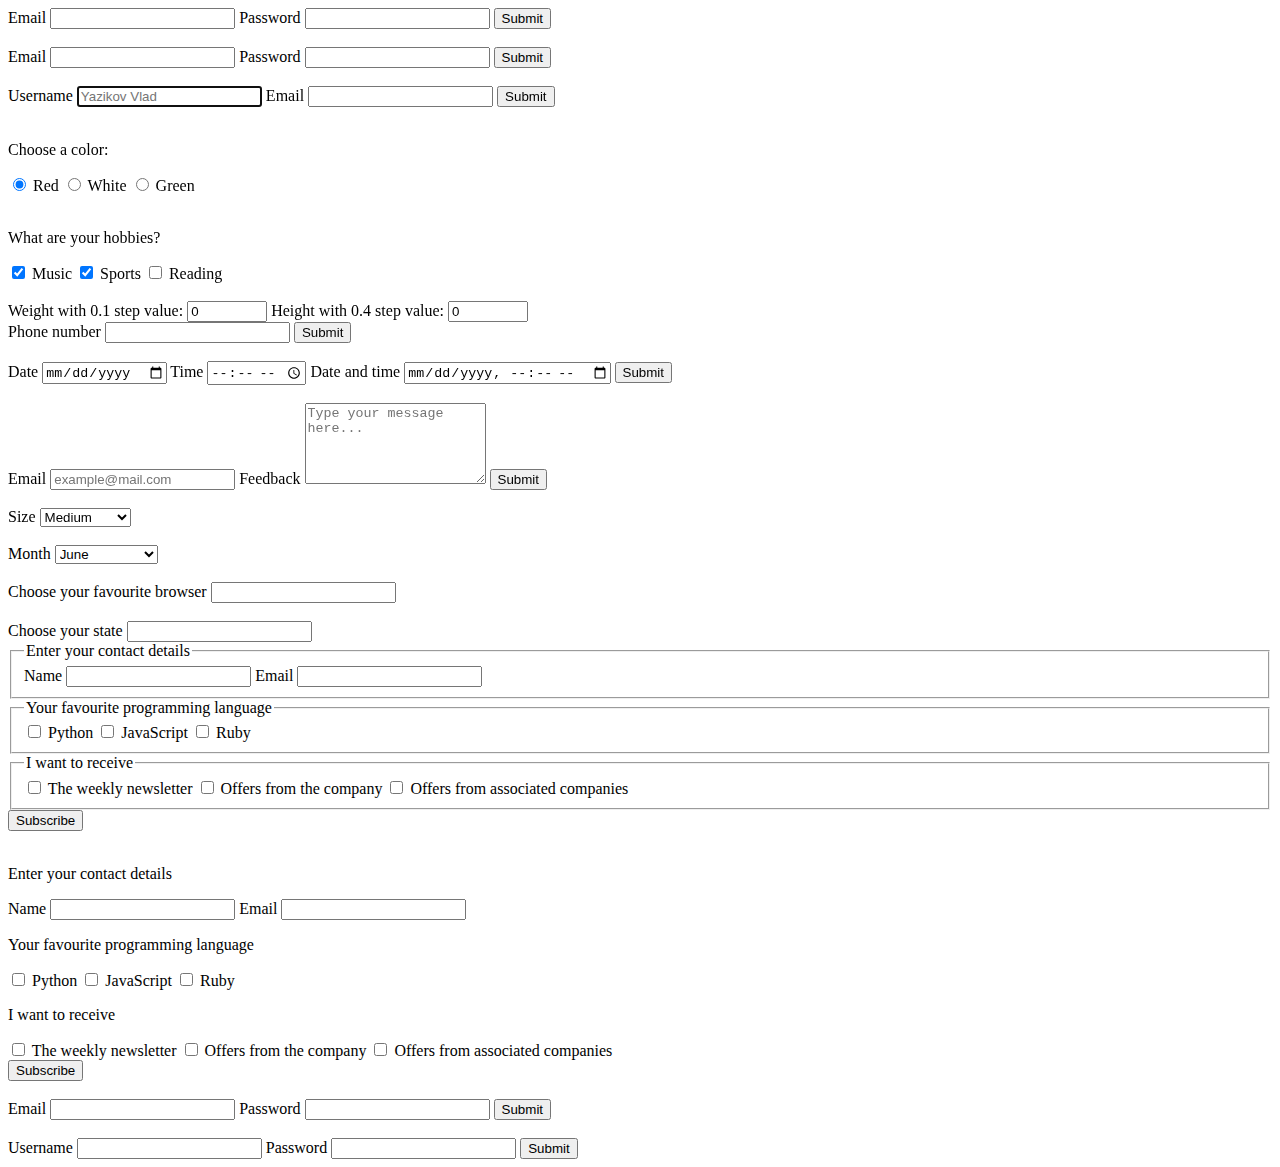
<file: css/test.html>
<!DOCTYPE html>
<html lang="en">

<head>
    <meta charset="UTF-8">
    <meta http-equiv="X-UA-Compatible" content="IE=edge">
    <meta name="viewport" content="width=device-width, initial-scale=1.0">
    <title>Document</title>
</head>

<body>

</body>

</html>
<!-- in label -->
<form>
    <label>
        Email
        <input type="email" name="email" />
    </label>

    <label>
        Password
        <input type="password" name="password" />
    </label>

    <button type="submit">Submit</button>
</form>
<!-- not in label -->
<br>
<form>
    <label for="user_email">Email</label>
    <input type="email" name="email" id="user_email" />

    <label for="user_password">Password</label>
    <input type="password" name="password" id="user_password" />

    <button type="submit">Submit</button>
</form>
<!-- autofocus -->
<br>
<form>
    <label>
        Username
        <input type="text" name="username" autofocus placeholder="Yazikov Vlad" />
    </label>
    <label>
        Email
        <input type="email" name="email" />
    </label>
    <button type="submit">Submit</button>
</form>
<!-- radio-button -->
<br>
<form>
    <p>Choose a color:</p>
    <label>
        <input type="radio" name="color" value="red" checked />
        Red
    </label>
    <label>
        <input type="radio" name="color" value="white" />
        White
    </label>
    <label>
        <input type="radio" name="color" value="green" />
        Green
    </label>
</form>
<!-- checkbox -->
<br>
<form>
    <p>What are your hobbies?</p>
    <label>
        <input type="checkbox" name="hobby" value="music" checked />
        Music
    </label>
    <label>
        <input type="checkbox" name="hobby" value="sports" checked />
        Sports
    </label>
    <label>
        <input type="checkbox" name="hobby" value="reading" />
        Reading
    </label>
</form>
<!-- numbers & steps -->
<br>
<label>
    Weight with 0.1 step value:
    <input type="number" name="weight" min="0" max="150" step="0.1" value="0" />
</label>

<label>
    Height with 0.4 step value:
    <input type="number" name="height" min="0" max="200" step="0.4" value="0" />
</label>
<!-- tel -->
<br>
<form>
    <label>
        Phone number
        <input type="tel" name="phone_number" />
    </label>

    <button type="submit">Submit</button>
</form>
<!-- date & time -->
<br>
<form>
    <label>
        Date
        <input type="date" min="1920-01-01" max="" />
    </label>

    <label>
        Time
        <input type="time" />
    </label>

    <label>
        Date and time
        <input type="datetime-local" min="1920-01-01T00:00" max="" />
    </label>

    <button type="submit">Submit</button>
</form>
<!-- textarea -->
<br>
<form>
    <label>
        Email
        <input type="email" name="email" placeholder="example@mail.com">
    </label>
    <label>
        Feedback
        <textarea name="feedback" rows="5" placeholder="Type your message here..."></textarea>
    </label>
    <button type="submit">Submit</button>
</form>
<!-- select -->
<br>
<label for="size">Size</label>
<select id="size" name="size">
    <option value="xs">Extra Small</option>
    <option value="s">Small</option>
    <option value="m" selected>Medium</option>
    <option value="l">Large</option>
</select>
<!-- options group -->
<br>
<br>
<label for="month">Month</label>
<select name="month" id="month">
    <optgroup label="Summer">
        <option value="s6">June</option>
        <option value="s7">July</option>
        <option value="s8">August</option>
    </optgroup>

    <optgroup label="Autumn">
        <option value="s9">September</option>
        <option value="s10">October</option>
        <option value="s11">November</option>
    </optgroup>
</select>
<!-- datalist -->
<br>
<br>
<label for="fav">Choose your favourite browser</label>
<input list="browsers" name="fav" id="fav" />

<datalist id="browsers">
    <option>Edge</option>
    <option>Firefox</option>
    <option>Chrome</option>
    <option>Opera</option>
    <option>Safari</option>
</datalist>
<br>
<br>
<label for="state">Choose your state</label>
<input type="text" name="state" id="state" list="states" />
<datalist id="states">
    <option value="AL">Alabama</option>
    <option value="AK">Alaska</option>
    <option value="AZ">Arizona</option>
    <option value="AR">Arkansas</option>
</datalist>

<!-- <fieldset> и <legend> -->
<br>
<form>
    <fieldset>
        <legend>Enter your contact details</legend>
        <label>
            Name
            <input type="text" name="username" />
        </label>
        <label>
            Email
            <input type="email" name="email" />
        </label>
    </fieldset>

    <fieldset>
        <legend>Your favourite programming language</legend>
        <label>
            <input type="checkbox" name="language" value="python">
            Python
        </label>
        <label>
            <input type="checkbox" name="language" value="js">
            JavaScript
        </label>
        <label>
            <input type="checkbox" name="language" value="ruby">
            Ruby
        </label>
    </fieldset>

    <fieldset>
        <legend>I want to receive</legend>
        <label>
            <input type="checkbox" name="newsletter" value="weekly">
            The weekly newsletter
        </label>
        <label>
            <input type="checkbox" name="newsletter" value="company_offers">
            Offers from the company
        </label>
        <label>
            <input type="checkbox" name="newsletter" value="associated_offers">
            Offers from associated companies
        </label>
    </fieldset>

    <button type="submit">Subscribe</button>
</form>
<br>
<form class="form">
    <div class="form-group" role="group" aria-labelledby="contact-details-head">
        <p id="contact-details-head">Enter your contact details</p>
        <label>
            Name
            <input type="text" name="username" />
        </label>
        <label>
            Email
            <input type="email" name="email" />
        </label>
    </div>

    <div class="form-group" role="group" aria-labelledby="language-head">
        <p id="language-head">Your favourite programming language</p>
        <label>
            <input type="checkbox" name="language" value="python">
            Python
        </label>
        <label>
            <input type="checkbox" name="language" value="js">
            JavaScript
        </label>
        <label>
            <input type="checkbox" name="language" value="ruby">
            Ruby
        </label>
    </div>

    <div class="form-group" role="group" aria-labelledby="newsletter-head">
        <p id="newsletter-head">I want to receive</p>
        <label>
            <input type="checkbox" name="newsletter" value="weekly">
            The weekly newsletter
        </label>
        <label>
            <input type="checkbox" name="newsletter" value="company_offers">
            Offers from the company
        </label>
        <label>
            <input type="checkbox" name="newsletter" value="associated_offers">
            Offers from associated companies
        </label>
    </div>

    <button type="submit">Subscribe</button>
</form>
<!-- validation -->
<br>
<form>
    <label>
        Email
        <input type="email" name="email" required />
    </label>
    <label>
        Password
        <input type="password" name="password" required />
    </label>

    <button type="submit">Submit</button>
</form>
<!-- patterns -->
<br>
<form>
    <label>
        Username
        <input type="text" name="text" required pattern="^[a-zA-Z]+\s[a-zA-Z]+$"
            title="Username must be two words separated by space." />
    </label>
    <label>
        Password
        <input type="password" name="password" required minlength="6" maxlength="12"
            pattern="^(?=.*\d)(?=.*[a-z])(?=.*[A-Z])(?!.*\s).*$"
            title="Please include at least 1 uppercase character, 1 lowercase character, and 1 number." />
    </label>
    <button type="submit">Submit</button>
</form>
</file>
<file: css/styles.css>
/* total */

html {
	box-sizing: border-box;
}

*,
*::before,
*::after {
	box-sizing: inherit;
}

:root {
	--iris: #4d5ae5;
	--navy-blue: #2e2f42;
	--green: #31d0aa;
	--slate: #434455;
	--light-slate: #8e8f99;
	--cornflower: #e7e9fc;
	--cloud: #f4f4fd;
	--order-button-normal: #4d5ae5;
	--order-button-hover: #4d5ae5;
	--order-button-click: #404bbf;
	--blank: #ffffff;
}

.link {
	text-decoration: none;
}

.list {
	list-style: none;
	padding: 0;
	margin: 0;
}

h1,
h2,
h3,
p {
	margin: 0;
}

body {
	background-color: var(--blank);
	font-family: "Roboto", sans-serif;
	font-size: 16px;
	line-height: 1.5;
	color: var(--slate);
}

button {
	font-family: inherit;
	cursor: pointer;
}

img {
	display: block;
}

.container {
	width: 1158px;
	padding: 0 15px;
	margin-left: auto;
	margin-right: auto;
}

/* top-line */

.header_container {
	display: flex;
}

.logo {
	margin: 24px 77px 24px 0;
}

.logo-link-footer {
	background-color: var(--navy-blue);
	color: var(--blank);
}

.web {
	color: var(--iris);
	font-family: Raleway, sans-serif;
	font-size: 18px;
	line-height: 1.2;
}

.studio {
	color: var(--slate);
	font-family: Raleway, sans-serif;
	font-size: 18px;
	line-height: 1.2;
}

.studiofooter {
	color: var(--blank);
	font-family: Raleway, sans-serif;
	font-size: 18px;
	line-height: 1.2;
}

/* navigation */

.navigation-list {
	display: flex;
}

.nav-link {
	color: var(--navy-blue);
	font-family: "Roboto", sans-serif;
	font-weight: 500;
	font-size: 16px;
	line-height: 1.5;
	padding-top: 24px;
	padding-bottom: 24px;
	display: block;
	transition: color 250ms cubic-bezier(0.4, 0, 0.2, 1);
}

.nav-list-item {
	position: relative;
}

.nav-link::after {
	position: absolute;
	bottom: 0;
	content: '';
	display: block;
	width: 100%;
	height: 4px;
	border-radius: 2px;
	transition: background-color 250ms cubic-bezier(0.4, 0, 0.2, 1);
}

.active.nav-link::after {
	background-color: var(--order-button-click);
}

.active {
	color: var(--order-button-click);
}

.nav-list-item:not(:last-child) {
	margin-right: 40px;
}

.nav-link:hover.nav-link::after {
	background-color: var(--iris);
}

.nav-link:focus.nav-link::after {
	background-color: var(--iris);
}

.nav-link:hover,
.nav-link:focus {
	color: var(--iris);
}

.nav-link:active {
	color: var(--iris);
}

/* adress */

.adress-list {
	display: flex;
	margin-left: auto;
}

.adress-link {
	color: var(--navy-blue);
	padding-top: 24px;
	padding-bottom: 24px;
	display: block;
	transition-duration: 250ms;
	transition-timing-function: cubic-bezier(0.4, 0, 0.2, 1);
}

.adress-list-item:not(:last-child) {
	margin-left: 331px;
	margin-right: 40px;
}

.adress-link :hover,
.adress-link :focus {
	color: var(--order-button-normal);
}

/* hero */

.studio-hero .container {
	display: block;
}

.studio-hero {
	background-color: var(--slate);
	text-align: center;
	padding-top: 192px;
	padding-bottom: 192px;
}

.overlay {
	width: 1440px;
	height: 600px;
	margin-left: auto;
	margin-right: auto;
	background-image: linear-gradient(to right, rgba(46, 47, 66, 0.7), rgba(46, 47, 66, 0.7)),
		url(../img/people-office.jpg);
	background-position: center;
	background-repeat: no-repeat;
	background-size: cover;
}

.studio-hero-header {
	color: var(--blank);
	font-family: "Roboto", sans-serif;
	font-weight: 700;
	font-size: 56px;
	line-height: 1.1;
	margin-bottom: 48px;
}

.button-order-service {

	background: var(--order-button-normal);
	font-family: inherit;
	border-radius: 4px;
	color: var(--blank);
	border-radius: 4%;
	cursor: pointer;
	min-width: 170px;
	margin: 0 auto;
	padding: 16px 32px;
	border: 1px solid transparent;
	border-radius: 4px;
	transition: box-shadow 250ms cubic-bezier(0.4, 0, 0.2, 1);

}

.button-order-service:hover,
.button-order-service:focus {
	background: var(--order-button-hover);
	font-family: inherit;
	border-radius: 4px;
	cursor: pointer;
	box-shadow: 0 4px rgba(0, 0, 0, 0.15);
}

.button-order-service:active {
	background: var(--order-button-click);
	font-family: inherit;
	border-radius: 4px;
	cursor: pointer;
}

.backdrop {
	position: fixed;
	top: 0;
	left: 0;
	background-color: rgba(46, 47, 66, 0.4);
	width: 100%;
	height: 100%;
	opacity: 1;
	transition: opacity 250ms cubic-bezier(0.4, 0, 0.2, 1);
}

.backdrop.is-hidden {
	opacity: 0;
	pointer-events: none;
}

.backdrop.is-hidden .modal {
	opacity: 0;
	transition: opacity 250ms cubic-bezier(0.4, 0, 0.2, 1);
}

.modal {
	position: absolute;
	top: 50%;
	left: 50%;
	transform: translate(-50%, -50%);
	width: 408px;
	height: 576px;
	background-color: var(--blank);
	border-radius: 4px;
	border: none;
	box-shadow: 0px 1px 1px rgba(0, 0, 0, 0.14), 0px 1px 3px rgba(0, 0, 0, 0.12), 0px 2px 1px rgba(0, 0, 0, 0.2);
	transition: box-shadow 250ms cubic-bezier(0.4, 0, 0.2, 1), opacity 250ms cubic-bezier(0.4, 0, 0.2, 1);

}



.modal-button-closer {
	position: absolute;
	top: 24px;
	right: 24px;
	display: flex;
	height: 24px;
	width: 24px;
	padding: 0;
	margin: 0;
	border-radius: 50%;
	border: 1px solid rgba(0, 0, 0, 0.1);
	fill: var(--navy-blue);
	justify-content: center;
	align-items: center;
	transition: fill 250ms cubic-bezier(0.4, 0, 0.2, 1), border 250ms cubic-bezier(0.4, 0, 0.2, 1)
}

.cross {
	width: 8px;
	height: 8px;
}

.modal-button-closer:focus {
	fill: var(--navy-blue);
	outline: none;
	border: none;
}

.modal-button-closer:hover {
	fill: var(--navy-blue);
	border: none;
}

.form {
	display: block;
	padding: 72px 24px 24px 24px;
}

.modal_header {
	display: flex;
	width: 100%;
	font-family: "Roboto", sans-serif;
	font-size: 16px;
	line-height: 1.5;
	letter-spacing: 0.02em;


}

.field_group {
	margin-top: 14px;

}

.form_field {
	margin-top: 8px;
}

.form_field input {
	width: 100%;
	margin: 0;
	height: 40px;
	border-radius: 4px;
	border: 1px solid rgba(33, 33, 33, 0.2);
	padding-top: 11px;
	padding-right: 11px;
	padding-bottom: 11px;
	padding-left: 38px;

}

.form_field textarea {
	resize: none;
	width: 100%;
	height: 120px;
	border-radius: 4px;
	border: 1px solid rgba(33, 33, 33, 0.2);
	padding: 8px 16px;
}

.form_field textarea::placeholder {
	color: rgba(117, 117, 117, 0.5);
	font-size: 12px;
	line-height: calc(16/12);
}

.form_label {
	display: flex;
	color: var(--light-slate);
	font-family: "Roboto", sans-serif;
	font-weight: 400;
	font-size: 12px;
	line-height: 1.17;
	margin-bottom: 4px;
}

.input-field {
	position: relative;
}

.icon_person {
	position: absolute;
	top: 14px;
	left: 19px;
	width: 12px;
	height: 12px;
	fill: var(--light-slate);
}

.icon_tel {
	position: absolute;
	top: 14px;
	left: 16px;
	width: 12px;
	height: 12px;
	fill: var(--light-slate);
}

.icon_mail {
	position: absolute;
	top: 14px;
	left: 17px;
	width: 15px;
	height: 12px;
	fill: var(--light-slate);
}

.form_field input:focus~.icon_person {
	fill: var(--iris);
}

.form_field input:focus~.icon_tel {
	fill: var(--iris);
}

.form_field input:focus~.icon_mail {
	fill: var(--iris);
}

.form_field input:focus {
	border: 1px solid var(--iris);
	outline: none;
}

.form_field textarea:focus {
	border: 1px solid var(--iris);
	outline: none;
}

.form_field_check {
	position: relative;
	width: 100%;
	margin-top: 6px;
}

.policy_label {
	display: inline-block;
	position: relative;
	width: 100%;
	font-size: 12px;
	line-height: 1.17;
	letter-spacing: 0.04em;
	margin-left: ;
}

.check__input {
	position: absolute;
	appearance: none;
	-webkit-appearance: none;
	-moz-appearance: none;
}

.check__box {
	position: absolute;
	width: 16px;
	height: 16px;
	top: 50%;
	left: 0;
	transform: translateY(-50%);
	background-image: url(../img/uncheck.svg);
	background-position: center;
	background-repeat: no-repeat;
	background-origin: border-box;
}



.check__input:checked+.check__box {
	background-image: url(../img/check.svg);
	background-color: var(--iris);
	background-position: center;
	background-repeat: no-repeat;
	background-origin: border-box;
	border-radius: 2px;
}

.send__btn {
	margin-top: 16px;
	width: 169px;
	height: 56px;
	background-color: var(--iris);
	color: var(--blank);
	border: none;
	border-radius: 4px;
}

/* FEATURES */


.section-features .container {
	display: flex;
	padding: 120px 0;
}

.feature-img {
	width: 264px;
	height: 112px;
	background-color: var(--cloud);
	padding: 24px 100px;
	border-radius: 4px;
	margin-bottom: 8px;
}

.icon-feature {
	width: 64px;
	height: 64px;
}

.invisible-header,
.invisible-head-one {
	display: none;
	color: rgba(0, 0, 0, 0);
	width: 0%;
	height: 0%;
}

.feature-list {
	display: flex;
}

.feature-list-item:not(:last-child) {
	margin-right: 24px;
}

.list-text {
	font-size: 16px;
	line-height: calc(16 24);
	letter-spacing: 0.02em;
}


/* what are we doing */


.what-text {
	display: block;
	text-align: center;
	font-weight: 700;
	font-size: 36px;
	line-height: 1.1;
	margin-bottom: 72px;
}

.what-list {
	display: flex;
}

.what-list-item:not(:last-child) {
	margin-right: 24px;
}

.list-header {
	color: var(--navy-blue);
	font-weight: 600;
	font-size: 20px;
	line-height: 1.2;
	margin-bottom: 8px;
	letter-spacing: 0.02em;
}

.list-text {
	color: var(--navy-blue);
	font-size: 16px;
	line-height: 1.5;
}

.section-what {
	padding-bottom: 120px;
}


/* our team */


.our-team {
	background-color: var(--cloud);
	padding-top: 120px;
	padding-bottom: 120px;
}

.our-team-text {
	display: block;
	text-align: center;
	font-weight: 600;
	font-size: 36px;
	line-height: 1.1;
}

.team-list {
	display: flex;
	margin-top: 72px;
}

.team-member:not(:last-child) {
	margin-right: 24px;
}

.team-member {
	box-shadow: 0px 2px 1px rgba(46, 47, 66, 0.08),
		0px 1px 1px rgba(46, 47, 66, 0.16),
		0px 1px 6px rgba(46, 47, 66, 0.08);
	border-bottom-left-radius: 4px;
	border-bottom-right-radius: 4px;
}

.team-content {
	padding: 32px 0;
	background-color: var(--blank);
	text-align: center;
	border-bottom-right-radius: 4px;
	border-bottom-left-radius: 4px;
}

.team-sm-list {
	display: flex;
	margin-top: 12px;
	padding-left: 16px;
	padding-right: 16px;

	justify-content: space-between;

}

.team-sm-list-item {
	width: 40px;
	height: 40px;
}

.team-sm-link {
	display: flex;
	align-items: center;
	justify-content: center;
	width: 100%;
	height: 100%;
	background-color: var(--iris);
	border-radius: 50%;
	transition: background-color 250ms cubic-bezier(0.4, 0, 0.2, 1);
}

.team-sm-link:hover,
.team-sm-link:focus {
	background-color: var(--order-button-click);
}

.team-link-icon {
	height: 16px;
	width: 16px;

}

/* Customers */
.customers {
	padding-top: 120px;
	padding-bottom: 120px;
	text-align: center;
}

.customers-title {
	display: block;
	text-align: center;
	font-weight: 600;
	font-size: 36px;
	line-height: 1.1;
	margin-bottom: 72px;
}

.customers-list {
	display: flex;
	justify-content: space-between;
}

.customers-item {
	width: 168px;
	height: 88px;

}

.customers_link {
	display: flex;
	align-items: center;
	justify-content: center;
	width: 100%;
	height: 100%;
	border: 1px solid var(--light-slate);
	border-radius: 4px;
	fill: var(--light-slate);
	transition: fill 250ms cubic-bezier(0.4, 0, 0.2, 1),
		border-color 250ms cubic-bezier(0.4, 0, 0.2, 1);
}

.cth {
	width: 104px;
	height: 56px;

}

.customers_link:hover,
.customers_link:focus {
	fill: var(--iris);
	border-color: var(--iris);
}

/* footer */
.footer-info {
	display: flex;
}

.footer-content {
	padding: 0;
	margin-right: 120px;
}

.logo-footer {
	font-size: 18px;
	line-height: calc(18 21);
	display: flex;
	align-items: center;
	letter-spacing: 0.03em;
	text-transform: uppercase;
	margin-top: 0;
}

.logo-link-footer {
	padding-top: 100px;
	padding-bottom: 100px;
}

.footer-list-title {
	font-family: inherit;
	font-size: 16px;
	line-height: calc(16 24);
}

.footer-sm-list {
	display: flex;
	margin-top: 16px;
}

.footer-sm-item {
	margin-right: 16px;
	width: 40px;
	height: 40px;
}

.footer-sm-item:last-child {
	margin-right: 0;
}

.footer-sm-link {
	display: flex;
	align-items: center;
	justify-content: center;
	width: 100%;
	height: 100%;
	background-color: var(--slate);
	border-radius: 50%;
	transition: background-color 250ms cubic-bezier(0.4, 0, 0.2, 1);
}

.footer-sm-link:hover,
.footer-sm-link:focus {
	background-color: var(--green);
}

.icon-footer {
	width: 24px;
	height: 24px;
}

/* footer form */
.box-subscribe label {
	width: 264px;
}

.input-email:focus {
	border: 1px solid var(--iris);
	outline: transparent;
}

.input-email {
	font-family: "Roboto",
		sans-serif;
	;
	background-color: inherit;
	padding-left: 16px;
	height: 40px;
	width: 264px;
	color: rgba(255, 255, 255, 0.6);
	line-height: calc(24/12);
	font-size: 12px;
	letter-spacing: 0.04em;
	border: 1px solid rgba(255, 255, 255, 0.3);
	filter: drop-shadow(0px 4px 4px rgba(0, 0, 0, 0.15));
	border-radius: 4px;
	outline: none;
	transition: filter 250ms cubic-bezier(0.4, 0, 0.2, 1),
		border 250ms cubic-bezier(0.4, 0, 0.2, 1);
}

.input-email::placeholder {
	font-family: "Roboto",
		sans-serif;
	;
	line-height: calc(24/12);
	font-size: 12px;
	letter-spacing: 0.04em;
	color: rgba(255, 255, 255, 0.6);
}

.box-subscribe {
	margin-left: auto;
}

.subscribe-icon {
	width: 24px;
	height: 20px;
	margin-left: 16px;
	display: flex;
	justify-content: center;
	align-items: center;
}

.button-subscribe:hover {
	background-color: var(--order-button-click);
	box-shadow: 0px 4px 4px rgba(0, 0, 0, 0.15);
	border-radius: 4px;
}

.button-subscribe {
	display: inline-flex;
	background-color: var(--iris);
	color: var(--blank);
	margin-left: 24px;
	padding-top: 8px;
	padding-left: 24px;
	padding-right: 24px;
	padding-bottom: 8px;
	border-radius: 4px;
	border-color: transparent;
	font-size: 16px;
	justify-content: center;
	align-items: center;
	font-family: "Roboto",
		sans-serif;
	font-weight: 500;
	letter-spacing: 0.04em;
	line-height: calc(24 / 16);
	cursor: pointer;
	transition: background-color 250ms cubic-bezier(0.4, 0, 0.2, 1),
		box-shadow 250ms cubic-bezier(0.4, 0, 0.2, 1),
		border-radius 250ms cubic-bezier(0.4, 0, 0.2, 1);
}


/* portfolio */


.top-line-portfolio {
	box-shadow: 0 0 1px 0 rgba(46, 47, 66, 0.08), 0px 1px 1px rgba(46, 47, 66, 0.16), 0px 1px 6px rgba(46, 47, 66, 0.08);
}

.portfolio {
	padding-top: 96px;
	padding-bottom: 120px;
}

.button-list {
	display: flex;
	justify-content: center;
	margin-left: auto;
	margin-right: auto;
	margin-bottom: 72px;
}

.button-item:not(:last-child) {
	margin-right: 24px;
}

.portfolio-button {
	border: none;
}

.nav-button-all,
.nav-button-web,
.nav-button-app,
.nav-button-design,
.nav-button-marketing {
	color: var(--order-button-normal);
	background-color: var(--cloud);

	border-radius: 4px;
	font-family: "Roboto", sans-serif;
	font-weight: 500;
	font-size: 16px;
	line-height: 1.5;
	padding: 8px 16px;
	transition: color 250ms cubic-bezier(0.4, 0, 0.2, 1),
		background-color 250ms cubic-bezier(0.4, 0, 0.2, 1),
		box-shadow 250ms cubic-bezier(0.4, 0, 0.2, 1);

}

.nav-button-all:hover,
.nav-button-all:focus,
.nav-button-web:hover,
.nav-button-web:focus,
.nav-button-app:hover,
.nav-button-app:focus,
.nav-button-design:hover,
.nav-button-design:focus,
.nav-button-marketing:hover,
.nav-button-marketing:focus {
	color: var(--blank);
	background-color: var(--order-button-normal);
	box-shadow: 0px 3px 1px rgba(0, 0, 0, 0.1), 0px 2px 1px rgba(0, 0, 0, 0.08), 0px 2px 2px rgba(0, 0, 0, 0.12);
	border-radius: 4px;
	cursor: pointer;
	border: none;
	box-shadow: 0px 2px 2px rgba(0, 0, 0, 0.12),
		0px 2px 1px rgba(0, 0, 0, 0.08),
		0px 3px 1px rgba(0, 0, 0, 0.1);

}

.products-list {
	display: flex;
	flex-wrap: wrap;
}

.product-list-item {
	margin-right: 24px;
	margin-bottom: 48px;
}

.product-list-item:nth-child(3n) {
	margin-right: 0;
}

.product-list-item:nth-last-child(-n + 3) {
	margin-bottom: 0;
}

.product-link {
	display: block;
	width: 100%;
	height: 100%;
	transition: box-shadow 250ms cubic-bezier(0.4, 0, 0.2, 1);
}

.card_overlay {
	position: relative;
	overflow: hidden;
}

.card_overlay_text {
	position: absolute;
	width: 100%;
	height: 100%;
	padding-top: 40px;
	padding-left: 32px;
	padding-right: 32px;
	color: var(--cloud);
	background-color: rgba(77, 90, 229, 0.8);
	top: 0;
	left: 0;
	/* opacity: 0; */
	transform: translateY(100%);
	transition-duration: 250ms;
	transition-timing-function: cubic-bezier(0.4, 0, 0.2, 1);
}

.product-link:hover,
.product-link:focus {
	box-shadow: 0 1px 1px rgba(46, 47, 66, 0.08),
		0 1px 1px rgba(46, 47, 66, 0.16),
		0 1px 6px rgba(46, 47, 66, 0.08);

}

.product-link:hover .card_overlay_text {
	/* opacity: 1; */
	transform: translateY(0);
}

.product-link:focus .card_overlay_text {
	transform: translateY(0);
}

.product-name {
	color: var(--navy-blue);
	font-weight: 600;
	font-size: 20px;
	line-height: 1.2;
	letter-spacing: 0.02em;
}

.product-type {
	color: var(--navy-blue);
	font-size: 16px;
	line-height: 1.5;
}

.product-content {
	width: 360px;
	padding-top: 32px;
	padding-bottom: 32px;
	padding-left: 16px;
	border: 0.5px solid #f4f4fd;
	box-shadow: 0px 1px 6px rgba(46, 47, 66, 0.08);
	border-top: 0;
}
</file>
